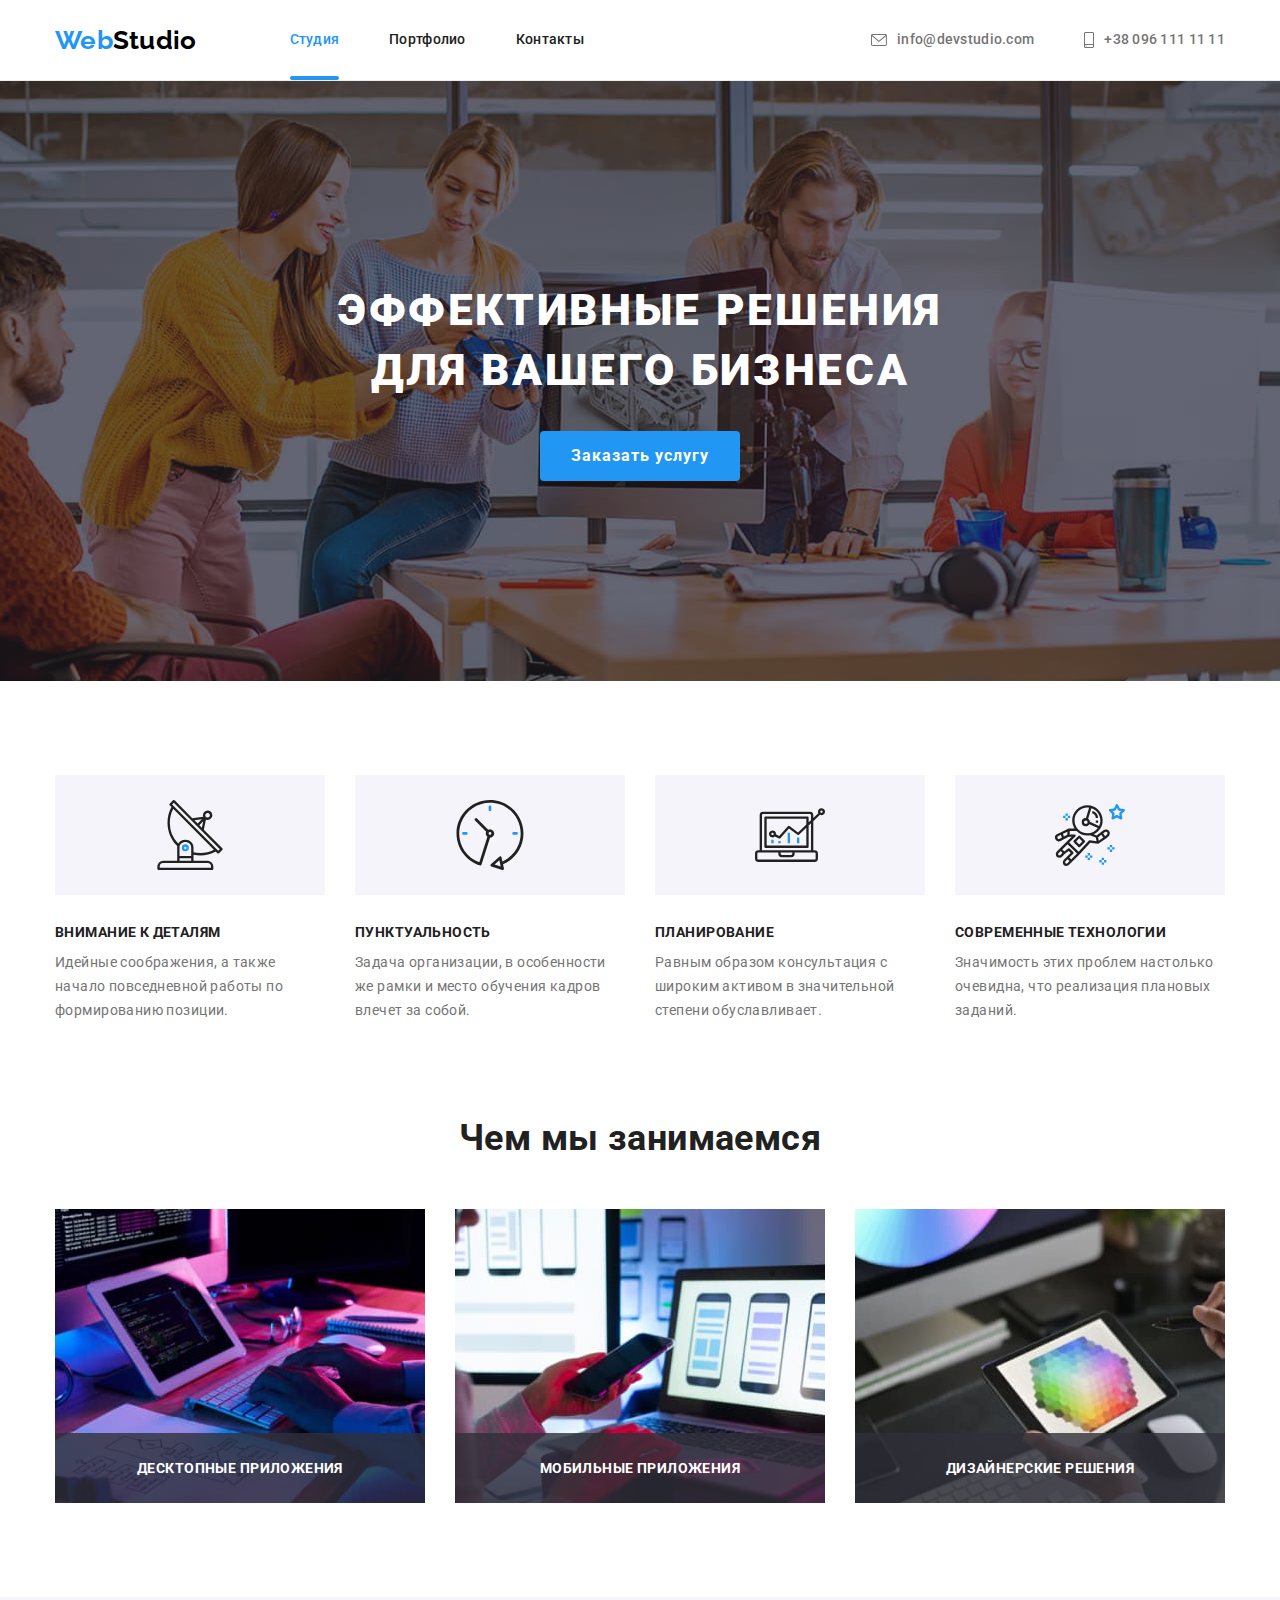
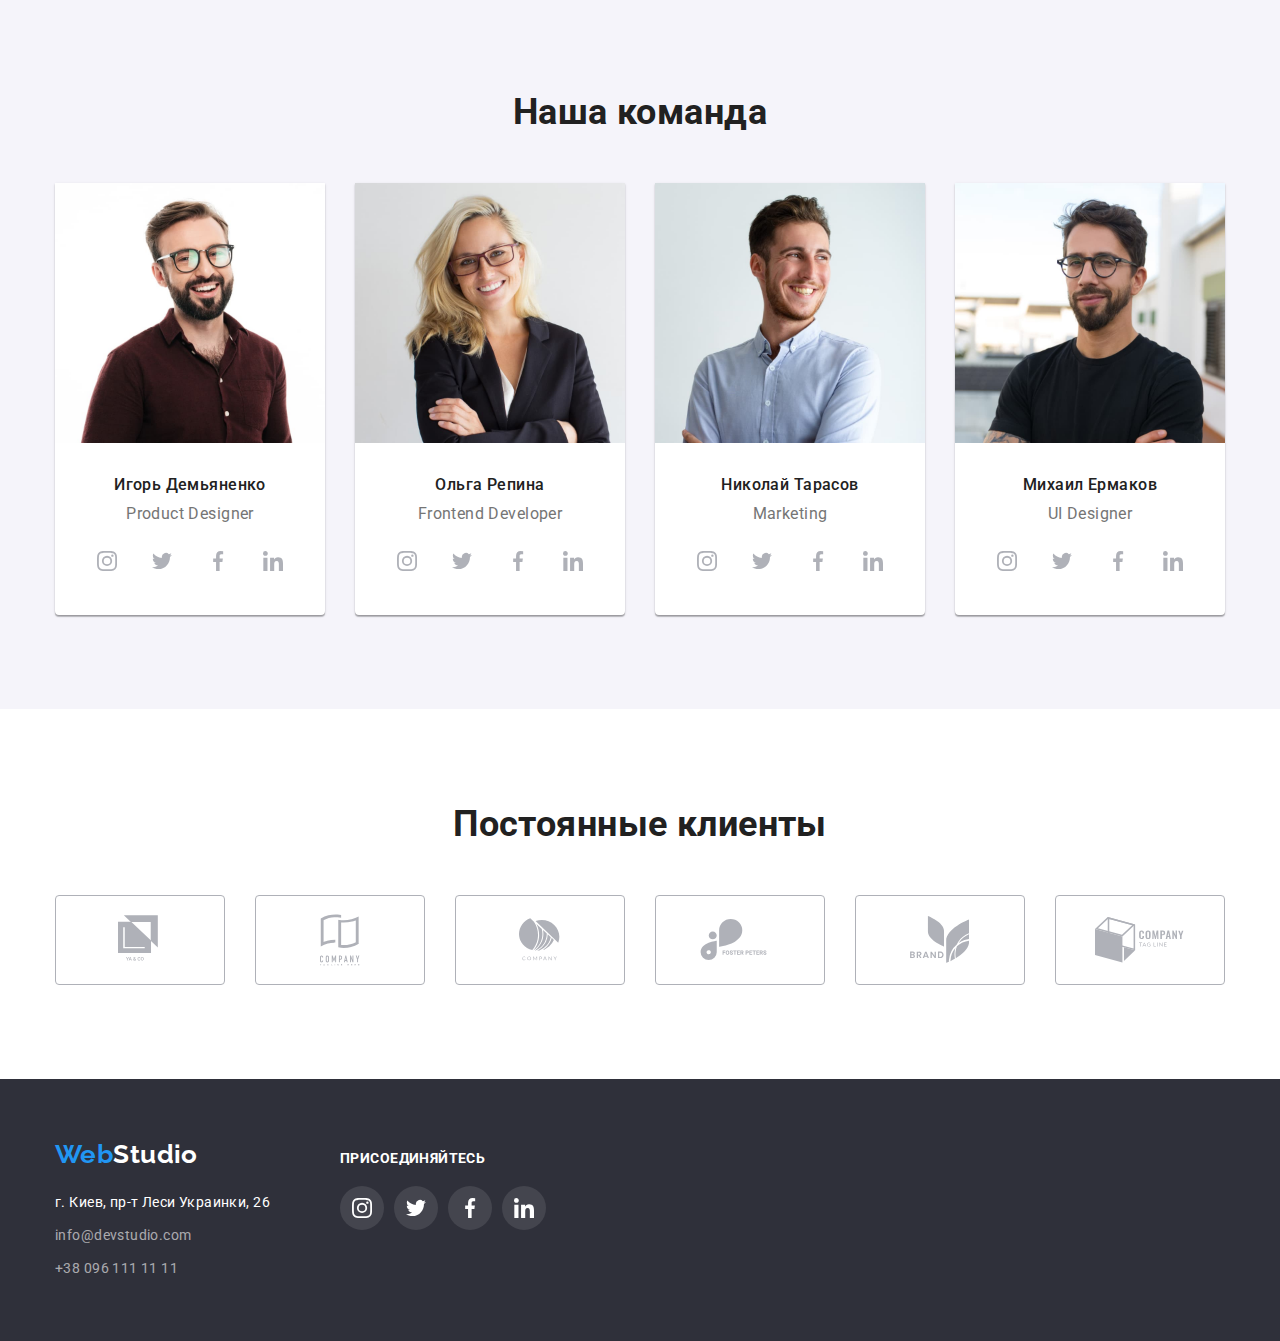
<file: index.html>
<!DOCTYPE html>
<html lang="ru">
<head>
    <meta charset="UTF-8">
    <meta http-equiv="X-UA-Compatible" content="IE=edge">
    <meta name="viewport" content="width=device-width, initial-scale=1.0">
    <title>Студия</title>
    <link rel="preconnect" href="https://fonts.gstatic.com">
    <link href="https://fonts.googleapis.com/css2?family=Raleway:wght@700&family=Roboto:wght@400;500;700;900&display=swap"
    rel="stylesheet">
    <link rel="stylesheet" href="https://cdnjs.cloudflare.com/ajax/libs/modern-normalize/0.2.0/modern-normalize.min.css">
    <link rel="stylesheet" href="./css/styles.css">
</head>

<body>
    <!-- Header -->
    <header class="header">
        <div class="container">
            <nav class="nav">
                <a class="logo link" href="./" lang="en">Web<span class="logo-part-dark">Studio</span></a>
                <ul class="nav-list list">
                    <li class="nav-item"><a class="nav-link link current" href="./">Студия</a></li>
                    <li class="nav-item"><a class="nav-link link" href="./portfolio.html">Портфолио</a></li>
                    <li class="nav-item"><a class="nav-link link" href="">Контакты</a></li>
                </ul>
            </nav>
            <ul class="contacts-header-list list">
                <li class="contacts-header-item">
                    <a class="contacts-header-link link" href ="mailto:info@devstudio.com">
                        <svg class="icon" width="16" height="12">
                        <use href="./images/sprite.svg#icon-envelope"></use>
                        </svg>info@devstudio.com
                    </a>
                </li>
                <li class="contacts-header-item">    
                    <a class="contacts-header-link link" href="tel:+380961111111">
                        <svg class="icon" width="10" height="16"><use href="./images/sprite.svg#icon-smartphone">
                        </use></svg>+38 096 111 11 11
                    </a>
                </li>
            </ul>
        </div>
    </header>
    
    <!-- Main content -->
    <main>
        <!-- Hero -->
        <section class="hero"> 
            <div class="container">
                <h1 class="hero-title">Эффективные решения для вашего бизнеса</h1>
                <button class="hero-btn" type="button" data-modal-open>Заказать услугу</button>
            </div>
        </section>

        <!-- Features -->
        <section class="feature section">
            <div class="container">
                <h2 class="section-title visually-hidden">Преимущества</h2>
                <ul class="feature-list list">
                    <li class="feature-list-item">
                        <div class="feature-thumb">
                            <svg class="feature-icon">
                                <use href="./images/sprite.svg#icon-antenna"></use>
                            </svg>
                        </div>
                        <h3 class="feature-item-title">Внимание к деталям</h3>
                        <p class="feature-item-text">Идейные соображения, а также начало повседневной работы по формированию позиции.</p>
                    </li>
                    <li class="feature-list-item">
                        <div class="feature-thumb">
                            <svg class="feature-icon">
                                <use href="./images/sprite.svg#icon-clock"></use>
                            </svg>
                        </div>
                        <h3 class="feature-item-title">Пунктуальность</h3>
                        <p class="feature-item-text">Задача организации, в особенности же рамки и место обучения кадров влечет за собой.</p>
                    </li>
                    <li class="feature-list-item">
                        <div class="feature-thumb">
                            <svg class="feature-icon">
                                <use href="./images/sprite.svg#icon-diagram"></use>
                            </svg>
                        </div>
                        <h3 class="feature-item-title">Планирование</h3>
                        <p class="feature-item-text">Равным образом консультация с широким активом в значительной степени обуславливает.</p>
                    </li>
                    <li class="feature-list-item">
                        <div class="feature-thumb">
                            <svg class="feature-icon">
                                <use href="./images/sprite.svg#icon-astronaut"></use>
                            </svg>
                        </div>
                        <h3 class="feature-item-title">Современные технологии</h3>
                        <p class="feature-item-text">Значимость этих проблем настолько очевидна, что реализация плановых заданий.</p>
                    </li>
                </ul>
            </div>
        </section>

        <!-- Services -->
        <section class="services section">
            <div class="container">
                <h2 class="section-title" >Чем мы занимаемся</h2>
                <ul class="services-list list">
                    <li class="services-list-item"><img src="./images/img-services/box1.jpg" alt="Руки на портативной клавиатуре" width="370" height="294">
                        <div class="overlay-services">
                            <p class="overlay-services-title">Десктопные приложения</p>
                        </div>
                    </li>
                    <li class="services-list-item"><img src="./images/img-services/box2.jpg" alt="Телефон в руке человека" width="370" height="294">
                        <div class="overlay-services">
                            <p class="overlay-services-title">Мобильные приложения</p>
                        </div>
                    </li>
                    <li class="services-list-item"><img src="./images/img-services/box3.jpg" alt="Планшет в руке человека" width="370" height="294">
                        <div class="overlay-services">
                            <p class="overlay-services-title">Дизайнерские решения</p> 
                        </div> 
                    </li>
                </ul>
            </div>
        </section>

        <!-- Team -->
        <section class="team section">
            <div class="container">
                <h2 class="section-title">Наша команда</h2>
                <ul class="team-list list">
                    <li class="team-list-item">
                        <img class="team-item-img" src="./images/img-team/img-Demianenko.jpg" alt="Фото Игоря Демьяненко" width="270" height="260">
                        <div class="team-list-item-content">
                            <h3 class="team-item-name">Игорь Демьяненко</h3>
                            <p class="team-item-position" lang="en">Product Designer</p>
                            <ul class="social-list list">
                                <li class="social-list-item">
                                    <a href="" class="social-list-link link">
                                        <svg class="social-list-icon">
                                            <use href="./images/sprite.svg#icon-instagram"></use>
                                        </svg>
                                    </a>
                                </li>
                                <li class="social-list-item">
                                    <a href="" class="social-list-link link">
                                        <svg class="social-list-icon">
                                            <use href="./images/sprite.svg#icon-twitter"></use>
                                        </svg>
                                    </a>
                                </li>
                                <li class="social-list-item">
                                    <a href="" class="social-list-link link">
                                        <svg class="social-list-icon">
                                            <use href="./images/sprite.svg#icon-facebook"></use>
                                        </svg>
                                    </a>
                                </li>
                                <li class="social-list-item">
                                    <a href="" class="social-list-link link">
                                        <svg class="social-list-icon">
                                            <use href="./images/sprite.svg#icon-linkedin"></use>
                                        </svg>
                                    </a>
                                </li>
                            </ul>

                        </div>
                    </li>
                    <li class="team-list-item">
                        <img class="team-item-img" src="./images/img-team/img-Repina.jpg" alt="Фото Ольги Репиной" width="270" height="260">
                        <div class="team-list-item-content">
                            <h3 class="team-item-name">Ольга Репина</h3>
                            <p class="team-item-position" lang="en">Frontend Developer</p>
                            <ul class="social-list list">
                                <li class="social-list-item">
                                    <a href="" class="social-list-link link">
                                        <svg class="social-list-icon">
                                            <use href="./images/sprite.svg#icon-instagram"></use>
                                        </svg>
                                    </a>
                                </li>
                                <li class="social-list-item">
                                    <a href="" class="social-list-link link">
                                        <svg class="social-list-icon">
                                            <use href="./images/sprite.svg#icon-twitter"></use>
                                        </svg>
                                    </a>
                                </li>
                                <li class="social-list-item">
                                    <a href="" class="social-list-link link">
                                        <svg class="social-list-icon">
                                            <use href="./images/sprite.svg#icon-facebook"></use>
                                        </svg>
                                    </a>
                                </li>
                                <li class="social-list-item">
                                    <a href="" class="social-list-link link">
                                        <svg class="social-list-icon">
                                            <use href="./images/sprite.svg#icon-linkedin"></use>
                                        </svg>
                                    </a>
                                </li>
                            </ul>
                        </div>
                    </li>
                    <li class="team-list-item">
                        <img class="team-item-img" src="./images/img-team/img-Tarasov.jpg" alt="Фото Николая Тарасова" width="270" height="260">
                        <div class="team-list-item-content">
                            <h3 class="team-item-name">Николай Тарасов</h3>
                            <p class="team-item-position" lang="en">Marketing</p>
                            <ul class="social-list list">
                                <li class="social-list-item">
                                    <a href="" class="social-list-link link">
                                        <svg class="social-list-icon">
                                            <use href="./images/sprite.svg#icon-instagram"></use>
                                        </svg>
                                    </a>
                                </li>
                                <li class="social-list-item">
                                    <a href="" class="social-list-link link">
                                        <svg class="social-list-icon">
                                            <use href="./images/sprite.svg#icon-twitter"></use>
                                        </svg>
                                    </a>
                                </li>
                                <li class="social-list-item">
                                    <a href="" class="social-list-link link">
                                        <svg class="social-list-icon">
                                            <use href="./images/sprite.svg#icon-facebook"></use>
                                        </svg>
                                    </a>
                                </li>
                                <li class="social-list-item">
                                    <a href="" class="social-list-link link">
                                        <svg class="social-list-icon">
                                            <use href="./images/sprite.svg#icon-linkedin"></use>
                                        </svg>
                                    </a>
                                </li>
                            </ul>
                        </div>
                    </li>
                    <li class="team-list-item">
                        <img class="team-item-img" src="./images/img-team/img-Ermakov.jpg" alt="Фото Михаила Ермакова" width="270" height="260">
                        <div class="team-list-item-content">
                            <h3 class="team-item-name">Михаил Ермаков</h3>
                            <p class="team-item-position" lang="en">UI Designer</p>
                            <ul class="social-list list">
                                <li class="social-list-item">
                                    <a href="" class="social-list-link link">
                                        <svg class="social-list-icon">
                                            <use href="./images/sprite.svg#icon-instagram"></use>
                                        </svg>
                                    </a>
                                </li>
                                <li class="social-list-item">
                                    <a href="" class="social-list-link link">
                                        <svg class="social-list-icon">
                                            <use href="./images/sprite.svg#icon-twitter"></use>
                                        </svg>
                                    </a>
                                </li>
                                <li class="social-list-item">
                                    <a href="" class="social-list-link link">
                                        <svg class="social-list-icon">
                                            <use href="./images/sprite.svg#icon-facebook"></use>
                                        </svg>
                                    </a>
                                </li>
                                <li class="social-list-item">
                                    <a href="" class="social-list-link link">
                                        <svg class="social-list-icon">
                                            <use href="./images/sprite.svg#icon-linkedin"></use>
                                        </svg>
                                    </a>
                                </li>
                            </ul>
                        </div>
                    </li>
                </ul>  
            </div>
        </section>
        </main>
        <!-- Clients -->
        <section class="client section">
            <div class="container">
                <h2 class="section-title">Постоянные клиенты</h2>
                <ul class="client-list list">
                    <li class="client-list-item">
                        <a href="" class="client-list-link link">
                        <svg class="client-icon" width="44" height="49">
                            <use href="./images/sprite.svg#icon-client-1"></use>
                        </svg>
                        </a>
                    </li>
                    <li class="client-list-item">
                        <a href="" class="client-list-link link">
                            <svg class="client-icon" width="40" height="52">
                                <use href="./images/sprite.svg#icon-client-2"></use>
                            </svg>
                        </a>
                    </li>
                    <li class="client-list-item">
                        <a href="" class="client-list-link link">
                            <svg class="client-icon" width="41" height="43">
                                <use href="./images/sprite.svg#icon-client-3"></use>
                            </svg>
                        </a>
                    </li>
                    <li class="client-list-item">
                        <a href="" class="client-list-link link">
                            <svg class="client-icon" width="80" height="42">
                                <use href="./images/sprite.svg#icon-client-4"></use>
                            </svg>
                        </a>
                    </li>
                    <li class="client-list-item">
                        <a href="" class="client-list-link link">
                            <svg class="client-icon" width="59" height="47">
                                <use href="./images/sprite.svg#icon-client-5"></use>
                            </svg>
                        </a>
                    </li>
                    <li class="client-list-item">
                        <a href="" class="client-list-link link">
                            <svg class="client-icon" width="89" height="46">
                                <use href="./images/sprite.svg#icon-client-6"></use>
                            </svg>
                        </a>
                    </li>
                </ul>
            </div>
        </section>
        
        <!-- Footer -->
    <footer class="footer">
        <div class="container">
            <div class="footer-content">
                <a class="logo link" href="./" lang="en">Web<span class="logo-part-light">Studio</span></a>
                <div class="footer-content-block">
                    <address class="adress">г. Киев, пр-т Леси Украинки, 26</address>
                    <ul class="contacts-footer-list list">
                        <li class="contacts-footer-item"><a class="contacts-footer-link link"
                            href="mailto:info@devstudio.com">info@devstudio.com</a>
                        </li>
                        <li class="contacts-footer-item"><a class="contacts-footer-link link" href="tel:+380961111111">+38 096 111 11 11</a>
                        </li>
                    </ul>
                </div>
            </div>
            <div class="footer-social-block">
                <p class="footer-subtitle">Присоединяйтесь</p>
                <ul class="social-list list">
                    <li class="social-list-item">
                        <a href="" class="social-list-link link foot">
                            <svg class="social-list-icon">
                                <use href="./images/sprite.svg#icon-instagram"></use>
                            </svg>
                        </a>
                    </li>
                    <li class="social-list-item">
                        <a href="" class="social-list-link link">
                            <svg class="social-list-icon">
                                <use href="./images/sprite.svg#icon-twitter"></use>
                            </svg>
                        </a>
                    </li>
                    <li class="social-list-item">
                        <a href="" class="social-list-link link">
                            <svg class="social-list-icon">
                                <use href="./images/sprite.svg#icon-facebook"></use>
                            </svg>
                        </a>
                    </li>
                    <li class="social-list-item">
                        <a href="" class="social-list-link link">
                            <svg class="social-list-icon">
                                <use href="./images/sprite.svg#icon-linkedin"></use>
                            </svg>
                        </a>
                    </li>
                </ul>
            </div>
        </div>
    </footer>
    <div class="backdrop is-hidden" data-modal>
        <div class="modal">
            <button class="modal-close-btn" type="button" data-modal-close>
                <svg class="modal-close-btn-icon" width="18" height="18">
                    <use href="./images/sprite.svg#icon-close-btn"></use>
                </svg>
            </button>
        </div>
    </div>
    <script src="./js/modal.js"></script>
</body>
</html>
</file>
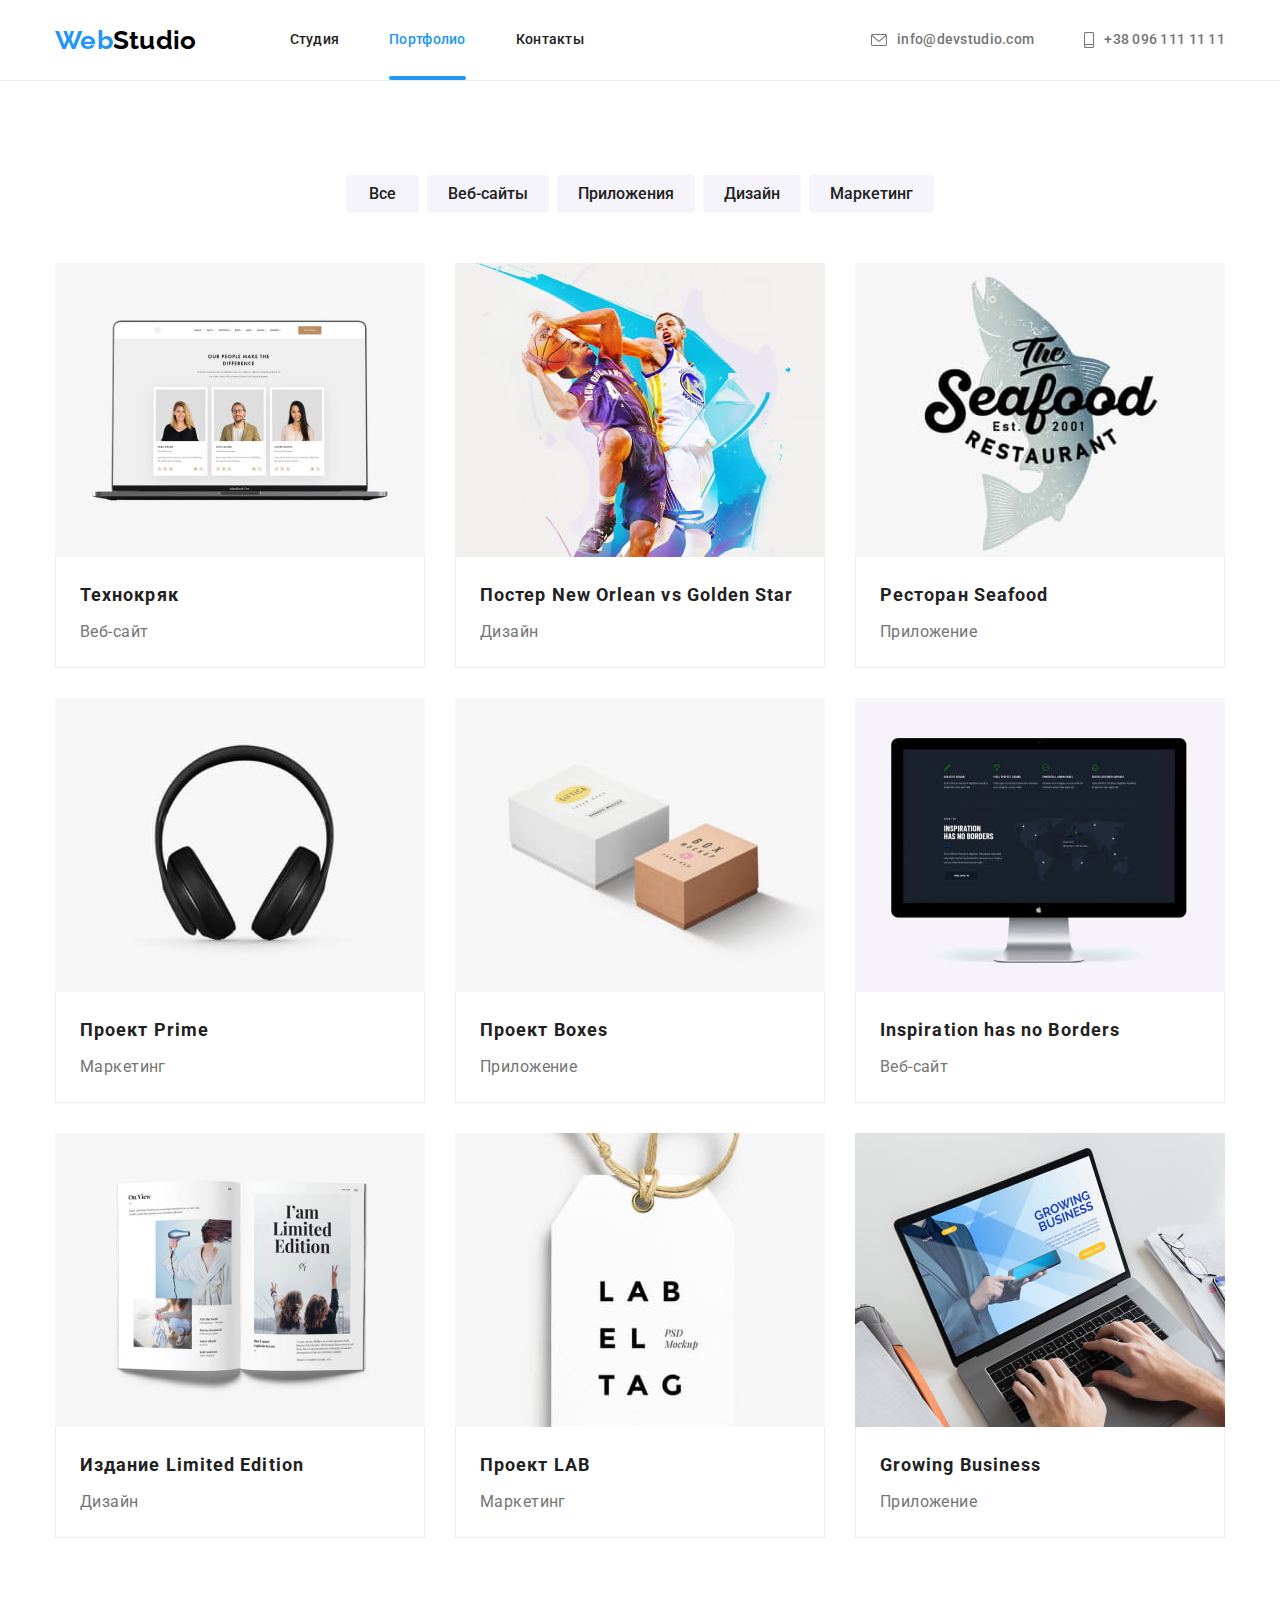
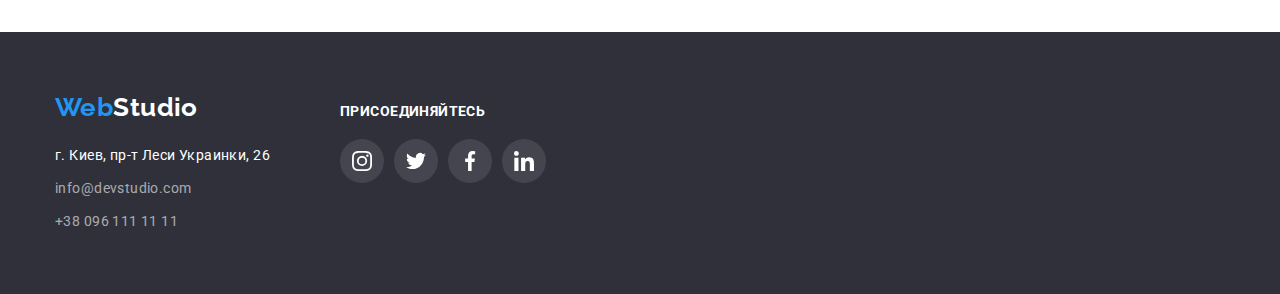
<file: portfolio.html>
<!DOCTYPE html>
<html lang="ru">

<head>
    <meta charset="UTF-8">
    <meta http-equiv="X-UA-Compatible" content="IE=edge">
    <meta name="viewport" content="width=device-width, initial-scale=1.0">
    <title>Портфолио</title>
    <link rel="preconnect" href="https://fonts.gstatic.com">
    <link href="https://fonts.googleapis.com/css2?family=Raleway:wght@700&family=Roboto:wght@400;500;700;900&display=swap"
    rel="stylesheet">
    <link rel="stylesheet" href="https://cdnjs.cloudflare.com/ajax/libs/modern-normalize/0.2.0/modern-normalize.min.css">
    <link rel="stylesheet" href="./css/styles.css">
</head>

<body>
    <!-- Header -->
    <header class="header">
        <div class="container nav">
            <nav class="nav">
                <a class="logo link" href="./" lang="en">Web<span class="logo-part-dark">Studio</span></a>
                <ul class="nav-list list">
                    <li class="nav-item"><a class="nav-link link" href="./">Студия</a></li>
                    <li class="nav-item"><a class="nav-link link current" href="./portfolio.html">Портфолио</a></li>
                    <li class="nav-item"><a class="nav-link link" href="">Контакты</a></li>
                </ul>
            </nav>
            <ul class="contacts-header-list list">
                <li class="contacts-header-item">
                    <a class="contacts-header-link link" href="mailto:info@devstudio.com">
                        <svg class="icon" width="16" height="12">
                            <use href="./images/sprite.svg#icon-envelope"></use>
                        </svg>info@devstudio.com
                    </a>
                </li>
                <li class="contacts-header-item">
                    <a class="contacts-header-link link" href="tel:+380961111111">
                        <svg class="icon" width="10" height="16">
                            <use href="./images/sprite.svg#icon-smartphone">
                            </use>
                        </svg>+38 096 111 11 11
                    </a>
                </li>
            </ul>
        </div>
    </header>

    <!-- Main content -->
    <main>
        <!-- Project set -->
        <section class="section">
            <div class="container">
                <h1 class="title visually-hidden">Наши проекты</h1>
                <ul class="project-filter list">
                    <li class="project-filter-item"><button class="project-btn" type="button">Все</button></li>
                    <li class="project-filter-item"><button class="project-btn" type="button">Веб-сайты</button></li>
                    <li class="project-filter-item"><button class="project-btn" type="button">Приложения</button></li>
                    <li class="project-filter-item"><button class="project-btn" type="button">Дизайн</button></li>
                    <li class="project-filter-item"><button class="project-btn" type="button">Маркетинг</button></li>
                </ul>
                <ul class="project-set list">
                    <li class="project-set-item">
                        <a class="project-card link" href="">
                            <div class="project-card-wrapper">
                                <p class="project-card-overlay">Технокряк это современная площадка распространения коронавируса. Компании используют эту платформу для цифрового
                                шпионажа и атак на защищённые сервера конкурентов.</p>  
                                <img src="./images/img-portfolio/website-technokriak-1.jpg" width="370" height="294" alt="Веб-сайт на мониторе ноутбука">
                            </div>
                            <div class="project-set-content">
                                <h2 class="project-title">Технокряк</h2>
                                <p class="project-direction">Веб-сайт</p>
                            </div>
                        </a>
                    </li>
                    <li class="project-set-item">
                        <a class="project-card link" href="">
                            <div class="project-card-wrapper">
                                <p class="project-card-overlay">Технокряк это современная площадка распространения коронавируса. Компании используют
                                    эту платформу для цифрового
                                    шпионажа и атак на защищённые сервера конкурентов.</p>
                                <img src="./images/img-portfolio/design-poster-2.jpg" width="370" height="294" alt="Постер с баскетболистами">
                            </div>
                            <div class="project-set-content">
                                <h2 class="project-title">Постер <span lang="en">New Orlean vs Golden Star</span></h2>
                                <p class="project-direction">Дизайн</p>
                            </div>
                        </a>
                    </li>
                    <li class="project-set-item">
                        <a class="project-card link" href="">
                            <div class="project-card-wrapper">
                                <p class="project-card-overlay">Технокряк это современная площадка распространения коронавируса. Компании используют
                                    эту платформу для цифрового
                                    шпионажа и атак на защищённые сервера конкурентов.</p>
                                <img src="./images/img-portfolio/app-seafood-3.jpg" width="370" height="294" alt="Постер ресторана морской кухни">
                            </div>
                            <div class="project-set-content">
                                <h2 class="project-title">Ресторан <span lang="en">Seafood</span></h2>
                                <p class="project-direction">Приложение</p>
                            </div>
                        </a>
                    </li>
                    <li class="project-set-item">
                        <a class="project-card link" href="">
                            <div class="project-card-wrapper">
                                <p class="project-card-overlay">Технокряк это современная площадка распространения коронавируса. Компании используют
                                    эту платформу для цифрового
                                    шпионажа и атак на защищённые сервера конкурентов.</p>
                                 <img src="./images/img-portfolio/marketing-prime-4.jpg" width="370" height="294" alt="Наушники">
                             </div>
                            <div class="project-set-content">
                                <h2 class="project-title">Проект <span lang="en">Prime</span></h2>
                                <p class="project-direction">Маркетинг</p>
                            </div>
                        </a>
                    </li>
                    <li class="project-set-item">
                        <a class="project-card link" href="">
                            <div class="project-card-wrapper">
                                <p class="project-card-overlay">Технокряк это современная площадка распространения коронавируса. Компании используют
                                    эту платформу для цифрового
                                    шпионажа и атак на защищённые сервера конкурентов.</p>
                                <img class="project-img" src="./images/img-portfolio/app-boxes-5.jpg" width="370" height="294" alt="Картонные коробки">
                            </div>
                            <div class="project-set-content">
                                <h2 class="project-title">Проект <span lang="en">Boxes</span></h2>
                                <p class="project-direction">Приложение</p>
                            </div>
                        </a>
                    </li>
                    <li class="project-set-item">
                        <a class="project-card link" href="">
                            <div class="project-card-wrapper">
                                <p class="project-card-overlay">Технокряк это современная площадка распространения коронавируса. Компании используют
                                    эту платформу для цифрового
                                    шпионажа и атак на защищённые сервера конкурентов.</p>
                                 <img src="./images/img-portfolio/website-noborders-6.jpg" width="370" height="294" alt="Веб-сайт на мониторе компьютера">
                            </div>
                            <div class="project-set-content">
                                <h2 class="project-title" lang="en">Inspiration has no Borders</h2>
                                <p class="project-direction">Веб-сайт</p>
                            </div>
                        </a>
                    </li>
                    <li class="project-set-item">
                        <a class="project-card link" href="">
                            <div class="project-card-wrapper">
                                <p class="project-card-overlay">Технокряк это современная площадка распространения коронавируса. Компании используют
                                    эту платформу для цифрового
                                    шпионажа и атак на защищённые сервера конкурентов.</p>

                                <img src="./images/img-portfolio/design-limited-edition-7.jpg" width="370" height="294" alt="Разворот печатного издания">
                            </div>
                            <div class="project-set-content">
                                <h2 class="project-title">Издание <span lang="en">Limited Edition</span></h2>
                                <p class="project-direction">Дизайн</p>
                            </div>
                        </a>
                    </li>
                    <li class="project-set-item">
                        <a class="project-card link" href="">
                            <div class="project-card-wrapper">
                                <p class="project-card-overlay">Технокряк это современная площадка распространения коронавируса. Компании используют
                                    эту платформу для цифрового
                                    шпионажа и атак на защищённые сервера конкурентов.</p>
                                <img src="./images/img-portfolio/marketing-lab-8.jpg" width="370" height="294" alt="Стикер с лого">
                            </div>
                            <div class="project-set-content">
                                <h2 class="project-title">Проект <span lang="en">LAB</span></h2>
                                <p class="project-direction">Маркетинг</p>
                            </div>
                        </a>
                    </li>
                    <li class="project-set-item">
                        <a class="project-card link" href="">
                            <div class="project-card-wrapper">
                                <p class="project-card-overlay">Технокряк это современная площадка распространения коронавируса. Компании используют
                                    эту платформу для цифрового
                                    шпионажа и атак на защищённые сервера конкурентов.</p>
                                <img src="./images/img-portfolio/app-business-9.jpg" width="370" height="294" alt="Веб-сайт на мониторе ноутбука">
                            </div>
                            <div class="project-set-content">
                                <h2 class="project-title" lang="en">Growing Business</h2>
                                <p class="project-direction">Приложение</p>
                            </div>
                        </a>
                    </li>
                </ul>
            </div>
        </section>
    </main>
<!-- Footer -->
<footer class="footer">
    <div class="container">
        <div class="footer-content">
            <a class="logo link" href="./" lang="en">Web<span class="logo-part-light">Studio</span></a>
            <div class="footer-content-block">
                <address class="adress">г. Киев, пр-т Леси Украинки, 26</address>
                <ul class="contacts-footer-list list">
                    <li class="contacts-footer-item"><a class="contacts-footer-link link"
                            href="mailto:info@devstudio.com">info@devstudio.com</a>
                    </li>
                    <li class="contacts-footer-item"><a class="contacts-footer-link link" href="tel:+380961111111">+38
                            096 111 11 11</a>
                    </li>
                </ul>
            </div>
        </div>
        <div class="footer-social-block">
            <p class="footer-subtitle">Присоединяйтесь</p>
            <ul class="social-list list">
                <li class="social-list-item">
                    <a href="" class="social-list-link link">
                        <svg class="social-list-icon">
                            <use href="./images/sprite.svg#icon-instagram"></use>
                        </svg>
                    </a>
                </li>
                <li class="social-list-item">
                    <a href="" class="social-list-link link">
                        <svg class="social-list-icon">
                            <use href="./images/sprite.svg#icon-twitter"></use>
                        </svg>
                    </a>
                </li>
                <li class="social-list-item">
                    <a href="" class="social-list-link link">
                        <svg class="social-list-icon">
                            <use href="./images/sprite.svg#icon-facebook"></use>
                        </svg>
                    </a>
                </li>
                <li class="social-list-item">
                    <a href="" class="social-list-link link">
                        <svg class="social-list-icon">
                            <use href="./images/sprite.svg#icon-linkedin"></use>
                        </svg>
                    </a>
                </li>
            </ul>
        </div>
    </div>
</footer>
</body>
</html>
</file>
<file: css/styles.css>
/* ---Styles for index.html--- */

:root {
  --text-color: #757575;
  --title-color: #212121;
  --accent-color: #2196f3;
  --primary-bcg-color: #ffffff;
  --secondary-bcg-color: #2f303a;
  --add-bcg-color: #f5f4fa;
  --icon-color: #afb1b8;
  --text-font: 'Roboto', sans-serif;
  --accent-font: 'Raleway', sans-serif;
  --grid-gap: 30px;
  --grid-item: 2;
  --timing-function: cubic-bezier(0.4, 0, 0.2, 1);
  --duration-animation: 250ms;
}

html {
  box-sizing: border-box;
}

*,
*::after,
*::before {
  box-sizing: inherit;
}

body {
  margin: 0;
  font-family: var(--text-font);
  font-size: 14px;
  line-height: 1.71;
  letter-spacing: 0.03em;
  color: var(--text-color);
  background-color: var(--primary-bcg-color);
}

h1,
h2,
h3,
h4,
h5,
h6,
p {
  margin-top: 0;
  margin-bottom: 0;
}

ul {
  margin: 0;
  padding: 0;
}

img {
  display: block;
  max-width: 100%;
  height: auto;
}

.list {
  list-style: none;
}

.link {
  text-decoration: none;
  color: inherit;
}

.visually-hidden {
  position: absolute !important;
  clip: rect(1px, 1px, 1px, 1px);
  clip: rect(1px, 1px, 1px, 1px);
  padding: 0 !important;
  border: 0 !important;
  height: 1px !important;
  width: 1px !important;
  overflow: hidden;
}

/* ---COMPONENTS--- */
.container {
  width: 1200px;
  margin-right: auto;
  margin-left: auto;
  padding-right: 15px;
  padding-left: 15px;
}

.section {
  padding-top: 94px;
  padding-bottom: 94px;
}

.section-title {
  margin-bottom: 50px;

  font-size: 36px;
  line-height: 1.17;
  text-align: center;
  color: var(--title-color);
}

.social-list {
  display: flex;
  justify-content: space-between;
}

.social-list-link {
  display: flex;
  width: 44px;
  height: 44px;
  align-items: center;
  justify-content: center;
  border-radius: 50%;
  transition: background-color var(--duration-animation) var(--timing-function);
}

.social-list-icon {
  width: 20px;
  height: 20px;
  fill: var(--icon-color);
  transition: fill var(--duration-animation) var(--timing-function);
}

.social-list-link:hover,
.social-list-link:focus {
  background-color: var(--accent-color);
}

.social-list-link:hover .social-list-icon,
.social-list-link:focus .social-list-icon {
  fill: var(--primary-bcg-color);
}

/* ---END COMPONENTS--- */

/* ---HEADER---*/
.header {
  border-bottom: 1px solid #ececec;

  font-weight: 500;
  line-height: 1.14;
  letter-spacing: 0.02em;
}

.logo {
  font-family: var(--accent-font);
  font-weight: 700;
  font-size: 26px;
  line-height: 1.19;
  color: var(--accent-color);
}

.logo-part-dark {
  color: #000000;
}

.header .container {
  display: flex;
  align-items: center;
}

.nav {
  display: flex;
  align-items: center;
}

.nav-list {
  display: inline-flex;
  align-items: center;
}

.contacts-header-list {
  display: inline-flex;
  align-items: center;
  margin-left: auto;
}

.nav .logo {
  margin-right: 93px;
  padding-top: 20px;
  padding-bottom: 20px;
}

.nav-link {
  display: inline-block;
  padding-top: 32px;
  padding-bottom: 32px;
  color: var(--title-color);
  transition: color var(--duration-animation) var(--timing-function);
}

.contacts-header-link {
  display: flex;
  padding-top: 32px;
  padding-bottom: 32px;
  align-items: center;
  transition: color var(--duration-animation) var(--timing-function);
}

.nav-item:not(:last-child),
.contacts-header-item:not(:last-child) {
  margin-right: 50px;
}

.nav-link:hover,
.nav-link:focus,
.contacts-header-link:hover,
.contacts-header-link:focus,
.nav-link.current {
  color: var(--accent-color);
}

.nav-link.current {
  position: relative;
}

.nav-link.current::after {
  content: '';

  position: absolute;
  left: 0;
  bottom: 0;

  display: block;
  width: 100%;
  height: 4px;
  background-color: var(--accent-color);
  border-radius: 2px;
}

.icon {
  margin-right: 10px;
  fill: currentColor;
}

/* ---END HEADER--- */

/* ---HERO--- */
.hero {
  max-width: 1600px;
  padding-top: 200px;
  padding-bottom: 200px;
  margin-left: auto;
  margin-right: auto;
  text-align: center;

  background-color: var(--secondary-bcg-color);
  background-size: cover;
  background-position: center;
  background-repeat: no-repeat;
  background-image: linear-gradient(to right, rgba(47, 48, 58, 0.4), rgba(47, 48, 58, 0.4)),
    url('../images/hero-bg.jpg');
}

.hero-title {
  max-width: 700px;
  margin-right: auto;
  margin-left: auto;
  margin-bottom: 30px;

  font-weight: 900;
  font-size: 44px;
  line-height: 1.36;
  letter-spacing: 0.06em;
  text-transform: uppercase;
  color: var(--primary-bcg-color);
}

.hero-btn {
  min-width: 200px;
  padding: 10px 30px;

  font-weight: 700;
  font-size: 16px;
  line-height: 1.88;
  letter-spacing: 0.06em;

  color: var(--primary-bcg-color);
  background-color: var(--accent-color);
  cursor: pointer;
  border: none;
  border-radius: 4px;

  transition: background-color var(--duration-animation) var(--timing-function);
}

.hero-btn:focus,
.hero-btn:hover {
  background-color: #188ce8;
}
/* ---END HERO--- */

/* ---FEATURE--- */
.feature-list {
  display: flex;
  margin-left: calc(-1 * var(--grid-gap));
  margin-top: calc(-1 * var(--grid-gap));
}

.feature-list-item {
  flex-basis: calc((100% - var(--grid-item) * var(--grid-gap)) / var(--grid-item));
  --grid-item: 4;
  margin-left: var(--grid-gap);
  margin-top: var(--grid-gap);
}

.feature-thumb {
  display: flex;
  width: 270px;
  height: 120px;
  margin-bottom: 30px;
  background-color: var(--add-bcg-color);
  align-items: center;
  justify-content: center;
}

.feature-icon {
  width: 70px;
  height: 70px;
}

.feature-item-title {
  margin-bottom: 10px;
  font-size: 14px;
  line-height: 1.14;
  text-transform: uppercase;
  color: var(--title-color);
}
/* ---END FEATURE--- */

/* ---SERVICES--- */
.services.section {
  padding-top: 0;
}

.services-list {
  display: flex;
  margin-left: calc(-1 * var(--grid-gap));
  margin-top: calc(-1 * var(--grid-gap));
}

.services-list-item {
  position: relative;

  flex-basis: calc((100% - var(--grid-item) * var(--grid-gap)) / var(--grid-item));
  --grid-item: 3;
  margin-left: var(--grid-gap);
  margin-top: var(--grid-gap);
}

.overlay-services {
  position: absolute;
  left: 0;
  bottom: 0;
  width: 100%;
  min-height: 70px;
  padding-top: 27px;
  padding-bottom: 27px;
  background-color: rgba(47, 48, 58, 0.8);
}

.overlay-services-title {
  font-weight: 700;
  line-height: 1.143;
  text-align: center;
  text-transform: uppercase;
  color: var(--primary-bcg-color);
}

/* ---END SERVICES--- */

/* ---TEAM--- */
.team.section {
  background: var(--add-bcg-color);
}

.team-list {
  display: flex;
  margin-left: calc(-1 * var(--grid-gap));
  margin-top: calc(-1 * var(--grid-gap));
}

.team-list-item {
  flex-basis: calc((100% - var(--grid-item) * var(--grid-gap)) / var(--grid-item));
  --grid-item: 4;
  margin-left: var(--grid-gap);
  margin-top: var(--grid-gap);

  text-align: center;
  background-color: var(--primary-bcg-color);
  border-radius: 0px 0px 4px 4px;
  box-shadow: 0 1px 3px 0 rgba(0, 0, 0, 0.12), 0 1px 1px 0 rgba(0, 0, 0, 0.14), 0 2px 1px 0 rgba(0, 0, 0, 0.2);
}

.team-list-item-content {
  padding: 32px 30px;
}

.team-item-name {
  margin-bottom: 10px;
  font-weight: 500;
  font-size: 16px;
  line-height: 1.19;
  color: var(--title-color);
}

.team-item-position {
  margin-bottom: 16px;
  font-size: 16px;
  line-height: 1.19;
}
/* ---END TEAM--- */

/* ---CLIENTS--- */
.client-list {
  display: flex;
  margin-left: calc(-1 * var(--grid-gap));
  margin-top: calc(-1 * var(--grid-gap));
}

.client-list-item {
  flex-basis: calc((100% - var(--grid-item) * var(--grid-gap)) / var(--grid-item));
  --grid-item: 6;
  margin-left: var(--grid-gap);
  margin-top: var(--grid-gap);
}

.client-list-link {
  display: flex;
  width: 100%;
  height: 90px;
  align-items: center;
  justify-content: center;
  border: 1px solid var(--icon-color);
  border-radius: 4px;
  transition: border-color var(--duration-animation) var(--timing-function);
}

.client-list-link:hover,
.client-list-link:focus {
  border-color: var(--accent-color);
}

.client-icon {
  fill: var(--icon-color);
  transition: fill var(--duration-animation) var(--timing-function);
}

.client-list-link:hover .client-icon,
.client-list-link:focus .client-icon {
  fill: var(--accent-color);
}
/* ---END CLIENTS--- */

/* ---FOOTER--- */
.footer {
  padding-top: 60px;
  padding-bottom: 60px;
  background-color: var(--secondary-bcg-color);
}

.footer .container {
  display: flex;
  align-items: baseline;
}

.footer-content-block {
  margin-top: 20px;
  margin-right: 70px;
}

.logo-part-light {
  color: var(--primary-bcg-color);
}

.adress {
  margin-bottom: 9px;

  font-style: normal;
  color: var(--primary-bcg-color);
}

.contacts-footer-item:first-child {
  margin-bottom: 9px;
}

.contacts-footer-link {
  color: rgba(255, 255, 255, 0.6);
}

.footer-subtitle {
  margin-bottom: 20px;

  font-weight: 700;
  line-height: 1.143;
  text-transform: uppercase;
  color: var(--primary-bcg-color);
}

.footer .social-list {
  min-width: 206px;
}

.footer .social-list-icon {
  fill: var(--primary-bcg-color);
}

.social-list-link {
  background-color: rgb(255, 255, 255, 0.1);
}

/* ---END FOOTER--- */

/* ---Styles for Portfolio.html-- */
/* ---PROJECT SET--- */
.project-filter {
  display: flex;
  justify-content: center;
  margin-bottom: 50px;
}

.project-filter-item:not(:last-child) {
  margin-right: 8px;
}

.project-btn {
  min-width: 73px;
  padding: 6px 21px;
  border: none;
  border-radius: 4px;

  font-weight: 500;
  font-size: 16px;
  line-height: 1.63;
  color: var(--title-color);
  background-color: var(--add-bcg-color);
  cursor: pointer;

  transition: color var(--duration-animation) var(--timing-function),
    background-color var(--duration-animation) var(--timing-function),
    box-shadow var(--duration-animation) var(--timing-function);
}

.project-btn:hover,
.project-btn:focus {
  color: var(--primary-bcg-color);
  background-color: var(--accent-color);
  box-shadow: 0 2px 2px 0 rgba(0, 0, 0, 0.12), 0 1px 2px 0 rgba(0, 0, 0, 0.08), 0 3px 1px 0 rgba(0, 0, 0, 0.1);
  outline: none;
}

.project-set {
  display: flex;
  flex-wrap: wrap;
  margin-left: calc(-1 * var(--grid-gap));
  margin-top: calc(-1 * var(--grid-gap));
}

.project-set-item {
  flex-basis: calc((100% - var(--grid-item) * var(--grid-gap)) / var(--grid-item));
  --grid-item: 3;
  margin-left: var(--grid-gap);
  margin-top: var(--grid-gap);
}

.project-card {
  display: block;
  width: 100%;
  height: 100%;

  transition: box-shadow var(--duration-animation) var(--timing-function);
}

.project-card:hover,
.project-card:focus {
  box-shadow: 0 1px 1px 0 rgba(0, 0, 0, 0.12), 0 4px 4px 0 rgba(0, 0, 0, 0.06), 1px 4px 6px 0 rgba(0, 0, 0, 0.16);
}

.project-card-wrapper {
  position: relative;
  overflow: hidden;
}

.project-card:hover .project-card-overlay,
.project-card:focus .project-card-overlay {
  transform: translateY(0);
  opacity: 1;
}

.project-card-overlay {
  position: absolute;
  left: 0;
  top: 0;
  width: 100%;
  height: 100%;
  padding: 63px 24px;

  font-size: 18px;
  line-height: 1.56;
  color: var(--primary-bcg-color);
  background-color: rgba(33, 150, 243, 0.9);
  overflow: scroll;
  opacity: 0;

  transform: translateY(100%);
  transition: transform var(--duration-animation) var(--timing-function),
    opacity var(--duration-animation) var(--timing-function);
}

.project-set-content {
  padding: 20px 24px;
  border: 1px solid #eeeeee;
  border-top: 0;
}

.project-title {
  font-size: 18px;
  line-height: 2;
  letter-spacing: 0.06em;
  color: var(--title-color);
  margin-bottom: 4px;
}

.project-direction {
  font-size: 16px;
  line-height: 1.88;
  color: var(--text-color);
}

/* ---END PROJECT SET--- */

/* ---Modal elements--- */
.backdrop {
  position: fixed;
  top: 0;
  left: 0;
  width: 100%;
  height: 100%;
  background-color: rgba(0, 0, 0, 0.2);

  opacity: 1;
  transition: opacity var(--duration-animation) var(--timing-function),
    visibility var(--duration-animation) var(--timing-function);
}

.backdrop.is-hidden {
  opacity: 0;
  visibility: hidden;
  pointer-events: none;
}

.modal {
  position: absolute;
  top: 50%;
  left: 50%;
  transform: translate(-50%, -50%) scale(1);

  min-width: 528px;
  min-height: 581px;

  background-color: var(--primary-bcg-color);
  box-shadow: 0 1px 3px 0 rgba(0, 0, 0, 0.12), 0 1px 1px 0 rgba(0, 0, 0, 0.16), 0 2px 1px 0 rgba(0, 0, 0, 0.2);
  border-radius: 4px;

  transition: transform var(--duration-animation) var(--timing-function);
}

.backdrop.is-hidden .modal {
  transform: translate(-50%, -50%) scale(0.9);
}

.modal-close-btn {
  position: absolute;
  top: 8px;
  right: 8px;
  width: 30px;
  height: 30px;

  display: flex;
  align-items: center;
  justify-content: center;

  background-color: transparent;
  border: 1px solid rgba(0, 0, 0, 0.1);
  border-radius: 50%;
  outline: none;
  cursor: pointer;

  transition: fill var(--duration-animation) var(--timing-function);
}

.modal-close-btn:hover {
  fill: var(--accent-color);
}
</file>
